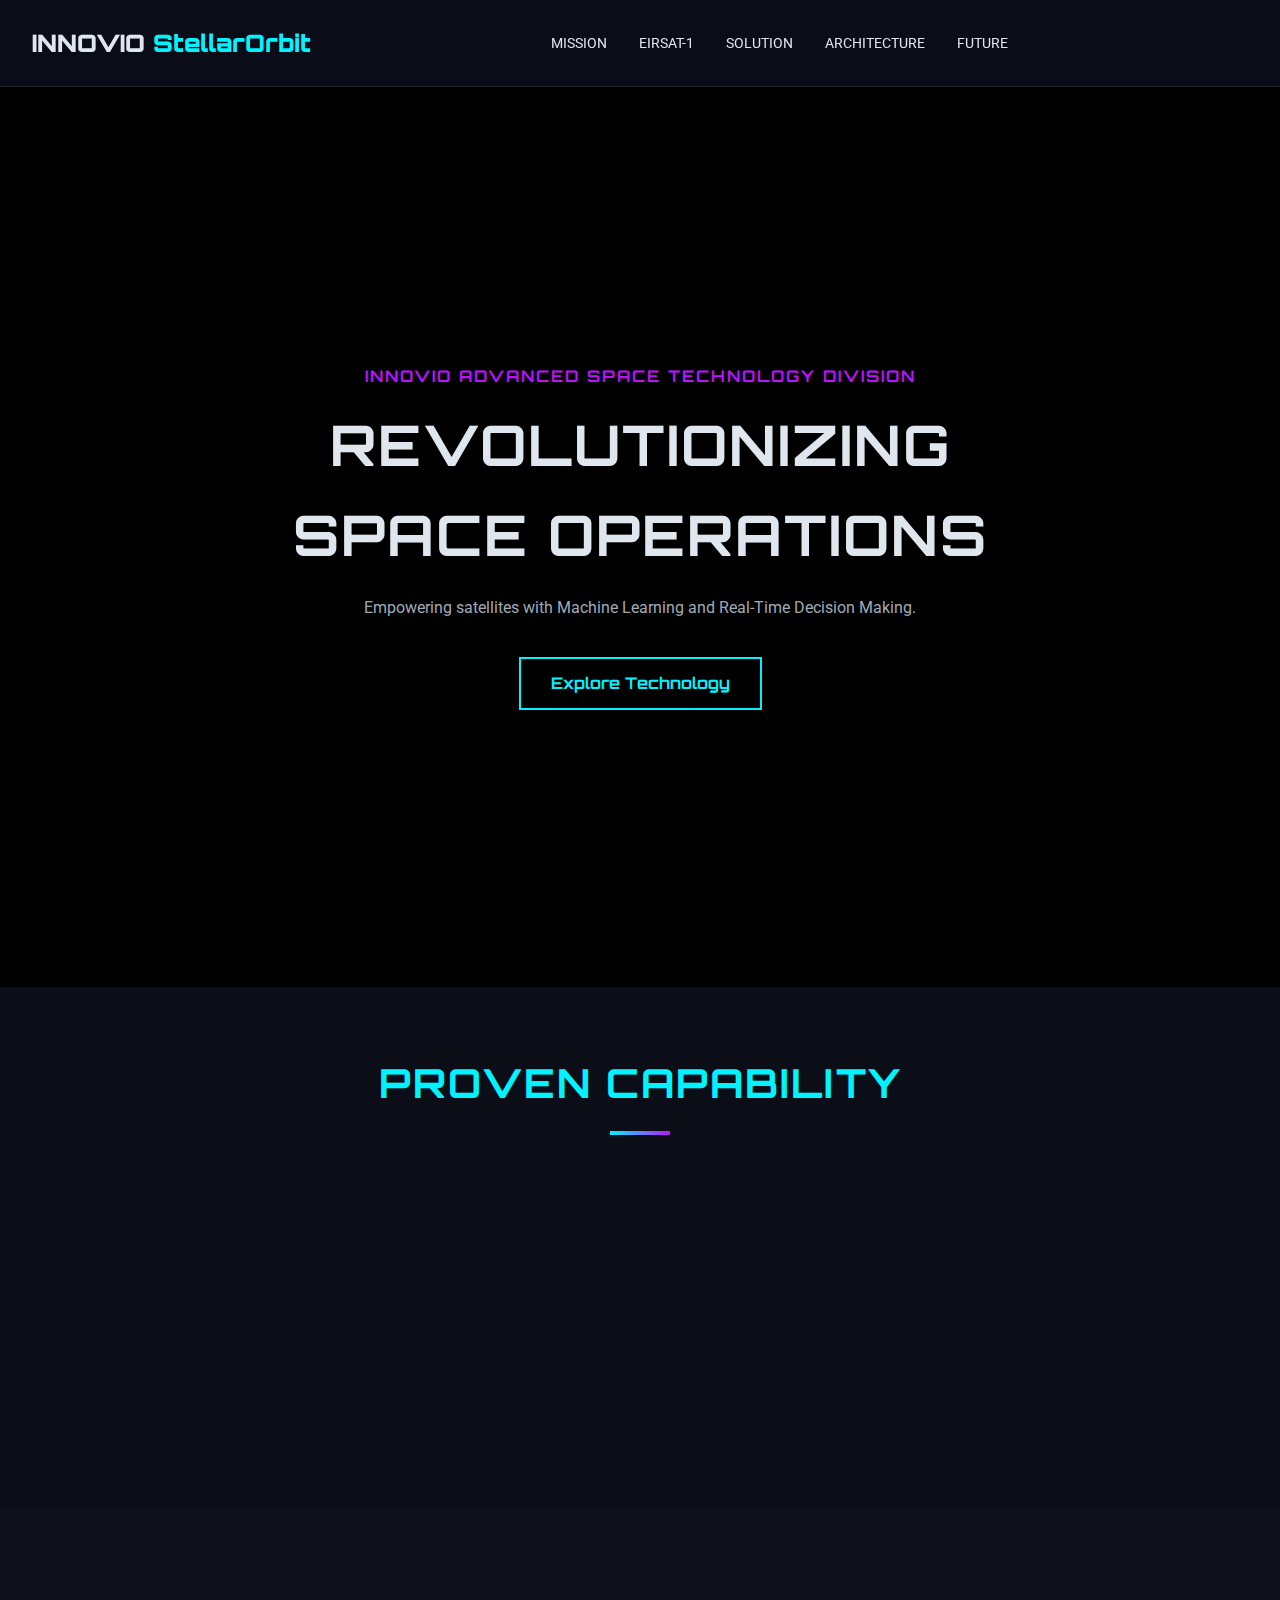
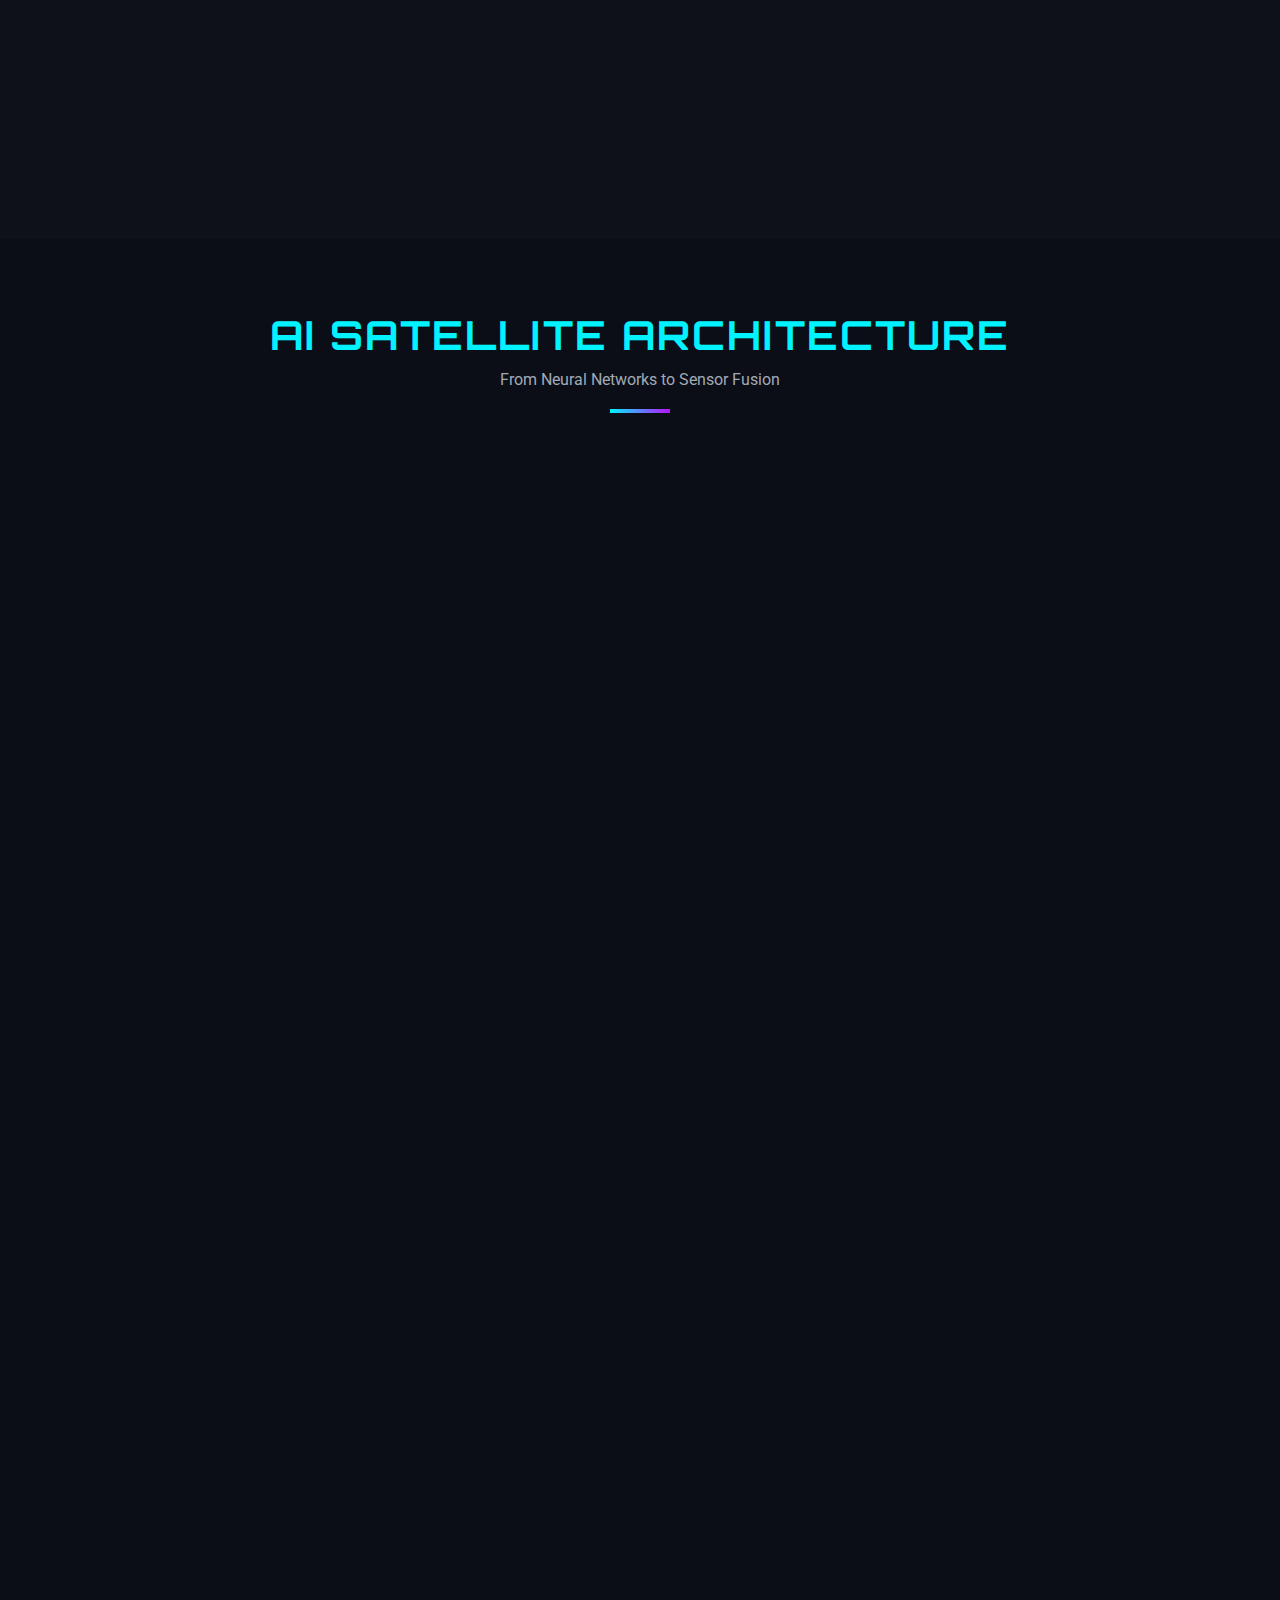
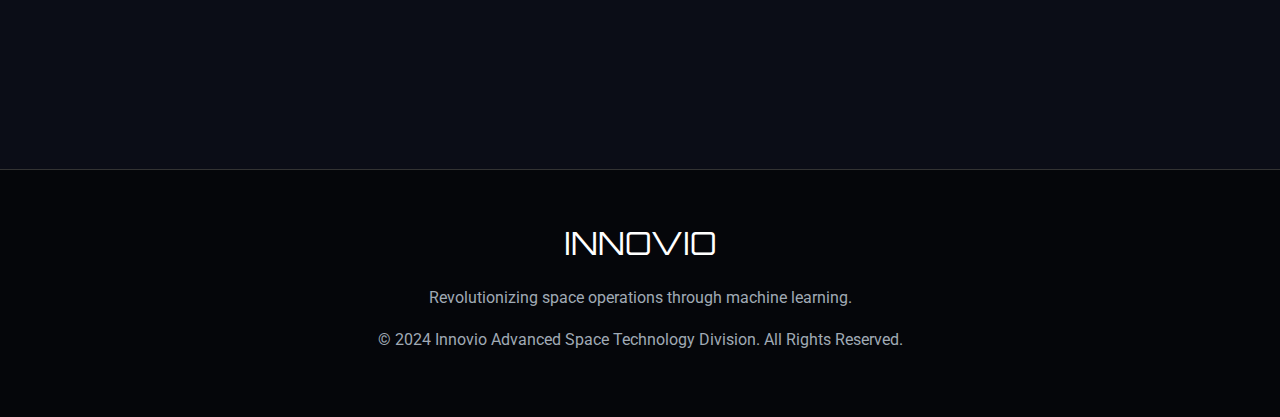
<file: index.html>
<!DOCTYPE html>
<html lang="en">
<head>
    <meta charset="UTF-8">
    <meta name="viewport" content="width=device-width, initial-scale=1.0">
    <title>StellarOrbitTech | Innovio</title>
    <link rel="stylesheet" href="style.css">
    <!-- FontAwesome for Icons -->
    <link rel="stylesheet" href="https://cdnjs.cloudflare.com/ajax/libs/font-awesome/6.4.0/css/all.min.css">
    <!-- Google Fonts -->
    <link href="https://fonts.googleapis.com/css2?family=Orbitron:wght@400;700;900&family=Roboto:wght@300;400;700&display=swap" rel="stylesheet">
</head>
<body>

    <!-- Navigation -->
    <nav class="navbar">
        <div class="logo">INNOVIO <span class="highlight">StellarOrbit</span></div>
        <ul class="nav-links">
            <li><a href="#home">Mission</a></li>
            <li><a href="#case-study">EIRSAT-1</a></li>
            <li><a href="#solution">Solution</a></li>
            <li><a href="#technology">Architecture</a></li>
            <li><a href="#vision">Future</a></li>
        </ul>
        <div class="menu-toggle" id="mobile-menu">
            <span class="bar"></span>
            <span class="bar"></span>
            <span class="bar"></span>
        </div>
    </nav>

    <!-- Hero Section (Slide 1) -->
    <section id="home" class="hero">
        <div class="hero-content fade-in">
            <h4>Innovio Advanced Space Technology Division</h4>
            <h1>Revolutionizing Space Operations</h1>
            <p>Empowering satellites with Machine Learning and Real-Time Decision Making.</p>
            <a href="#solution" class="cta-button">Explore Technology</a>
        </div>
        <div class="stars"></div>
        <div class="twinkling"></div>
    </section>

    <!-- Case Study Section (Slide 2) -->
    <section id="case-study" class="container">
        <div class="section-header">
            <h2>Proven Capability</h2>
            <div class="divider"></div>
        </div>
        <div class="split-layout fade-in">
            <div class="text-block">
                <h3><i class="fa-solid fa-satellite"></i> Real-Time Anomaly Detection</h3>
                <p>Inspired by <strong>EIRSAT-1</strong>, Ireland's first domestic satellite, we utilize onboard AI to safeguard critical missions.</p>
                <ul class="feature-list">
                    <li><i class="fa-solid fa-check"></i> Detect telemetry anomalies instantly.</li>
                    <li><i class="fa-solid fa-check"></i> Autonomous health monitoring.</li>
                    <li><i class="fa-solid fa-check"></i> Reduced ground intervention.</li>
                </ul>
            </div>
            <div class="card highlight-card">
                <h3>Edge AI Hardware</h3>
                <p>Pioneering hardware allows models trained on ground and flight data to enable immediate fault response directly in orbit.</p>
            </div>
        </div>
    </section>

    <!-- Problem & Solution (Slide 3) -->
    <section id="solution" class="dark-bg">
        <div class="container">
            <div class="grid-2-col">
                <!-- The Problem -->
                <div class="card danger-card fade-in">
                    <h3><i class="fa-solid fa-triangle-exclamation"></i> The Challenge</h3>
                    <p>Agencies are overwhelmed by data from global events like wildfires and floods. Slow detection leads to increased damage and higher costs.</p>
                </div>
                <!-- The Solution -->
                <div class="card success-card fade-in">
                    <h3><i class="fa-solid fa-brain"></i> Our Solution</h3>
                    <p>Autonomous ML-Powered Insights. An automated pipeline that analyzes images to produce actionable maps and Hotspot alerts instantly.</p>
                </div>
            </div>
        </div>
    </section>

    <!-- Tech Architecture (Slides 5, 6, 8) -->
    <section id="technology" class="container">
        <div class="section-header">
            <h2>AI Satellite Architecture</h2>
            <p>From Neural Networks to Sensor Fusion</p>
            <div class="divider"></div>
        </div>

        <div class="grid-3-col">
            <!-- Tech Item 1 -->
            <div class="tech-card fade-in">
                <div class="icon-box"><i class="fa-solid fa-network-wired"></i></div>
                <h3>Neural Networks</h3>
                <p>Deep learning models for advanced pattern recognition and predictive analytics directly on-orbit.</p>
            </div>
            <!-- Tech Item 2 -->
            <div class="tech-card fade-in">
                <div class="icon-box"><i class="fa-solid fa-layer-group"></i></div>
                <h3>Sensor Fusion</h3>
                <p>Integration of Cameras, Radar, and LIDAR for comprehensive environmental awareness.</p>
            </div>
            <!-- Tech Item 3 -->
            <div class="tech-card fade-in">
                <div class="icon-box"><i class="fa-solid fa-microchip"></i></div>
                <h3>Edge Computing</h3>
                <p>Process data locally to minimize latency, allowing immediate decision-making without ground delays.</p>
            </div>
            <!-- Tech Item 4 -->
            <div class="tech-card fade-in">
                <div class="icon-box"><i class="fa-solid fa-shield-halved"></i></div>
                <h3>Cyber-Physical Security</h3>
                <p>Robust security integrated into hardware (iCPS) to protect against advanced cyber threats.</p>
            </div>
            <!-- Tech Item 5 -->
            <div class="tech-card fade-in">
                <div class="icon-box"><i class="fa-solid fa-people-group"></i></div>
                <h3>Multi-Agent Systems</h3>
                <p>Coordinated satellite constellations acting as a unified, intelligent entity (Swarm Intelligence).</p>
            </div>
            <!-- Tech Item 6 -->
            <div class="tech-card fade-in">
                <div class="icon-box"><i class="fa-solid fa-database"></i></div>
                <h3>Diverse Training Data</h3>
                <p>Models trained on Historical Telemetry, Simulation Environments, and Ground Truth Verification.</p>
            </div>
        </div>
    </section>

    <!-- Future Vision (Slide 9) -->
    <section id="vision" class="hero vision-bg">
        <div class="hero-content fade-in">
            <h2>The Autonomous Revolution</h2>
            <p>From NASA’s Dynamic Targeting to military-grade Autosat platforms, we are redefining space exploration.</p>
            <div class="stats-grid">
                <div class="stat">
                    <h3>10x</h3>
                    <p>Faster Response</p>
                </div>
                <div class="stat">
                    <h3>24/7</h3>
                    <p>Autonomous Ops</p>
                </div>
                <div class="stat">
                    <h3>100%</h3>
                    <p>Secure Data</p>
                </div>
            </div>
        </div>
    </section>

    <!-- Footer -->
    <footer>
        <div class="footer-content">
            <div class="footer-logo">INNOVIO</div>
            <p>Revolutionizing space operations through machine learning.</p>
            <p>&copy; 2024 Innovio Advanced Space Technology Division. All Rights Reserved.</p>
        </div>
    </footer>

    <script src="script.js"></script>
</body>
</html>
</file>
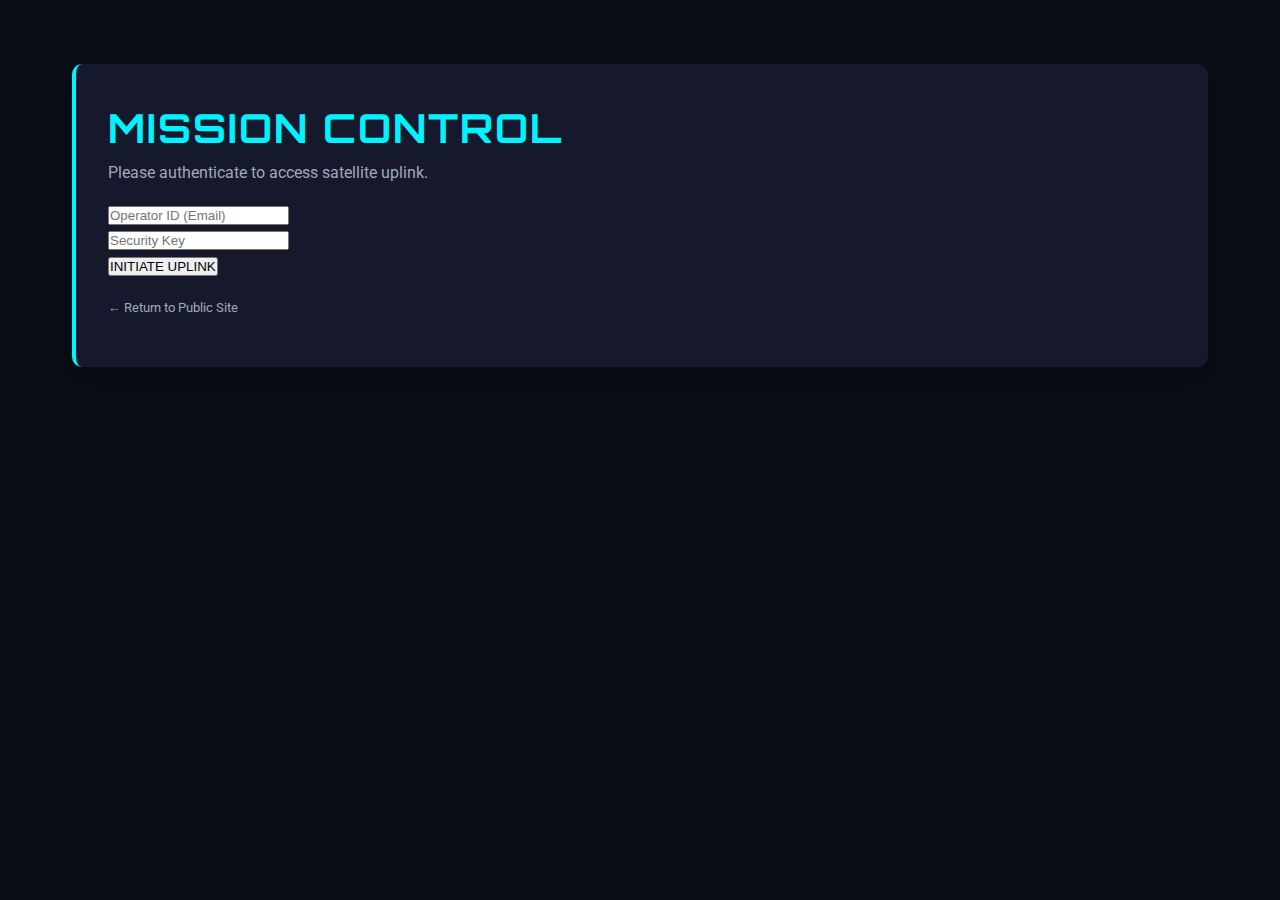
<file: login.html>
<!DOCTYPE html>
<html lang="en">
<head>
    <meta charset="UTF-8">
    <meta name="viewport" content="width=device-width, initial-scale=1.0">
    <title>Login | StellarOrbitTech</title>
    <link rel="stylesheet" href="style.css"> 
    <link href="https://fonts.googleapis.com/css2?family=Orbitron:wght@400;700&family=Roboto:wght@300;400&display=swap" rel="stylesheet">
</head>
<body class="login-body">

    <div class="container">
        <div class="card glass login-card fade-in visible">
            <h2 class="highlight">Mission Control</h2>
            <p>Please authenticate to access satellite uplink.</p>
            
            <form class="login-form" onsubmit="event.preventDefault(); alert('Access Granted. Redirecting to Homepage...'); window.location.href='index.html';">
                <div class="input-group">
                    <input type="email" placeholder="Operator ID (Email)" required>
                </div>
                <div class="input-group">
                    <input type="password" placeholder="Security Key" required>
                </div>
                <button type="submit" class="login-btn">INITIATE UPLINK</button>
            </form>
            
            <p style="margin-top: 20px; font-size: 0.8rem;">
                <a href="index.html" style="color: var(--text-dim); text-decoration: none;">&larr; Return to Public Site</a>
            </p>
        </div>
    </div>

</body>
</html>
</file>
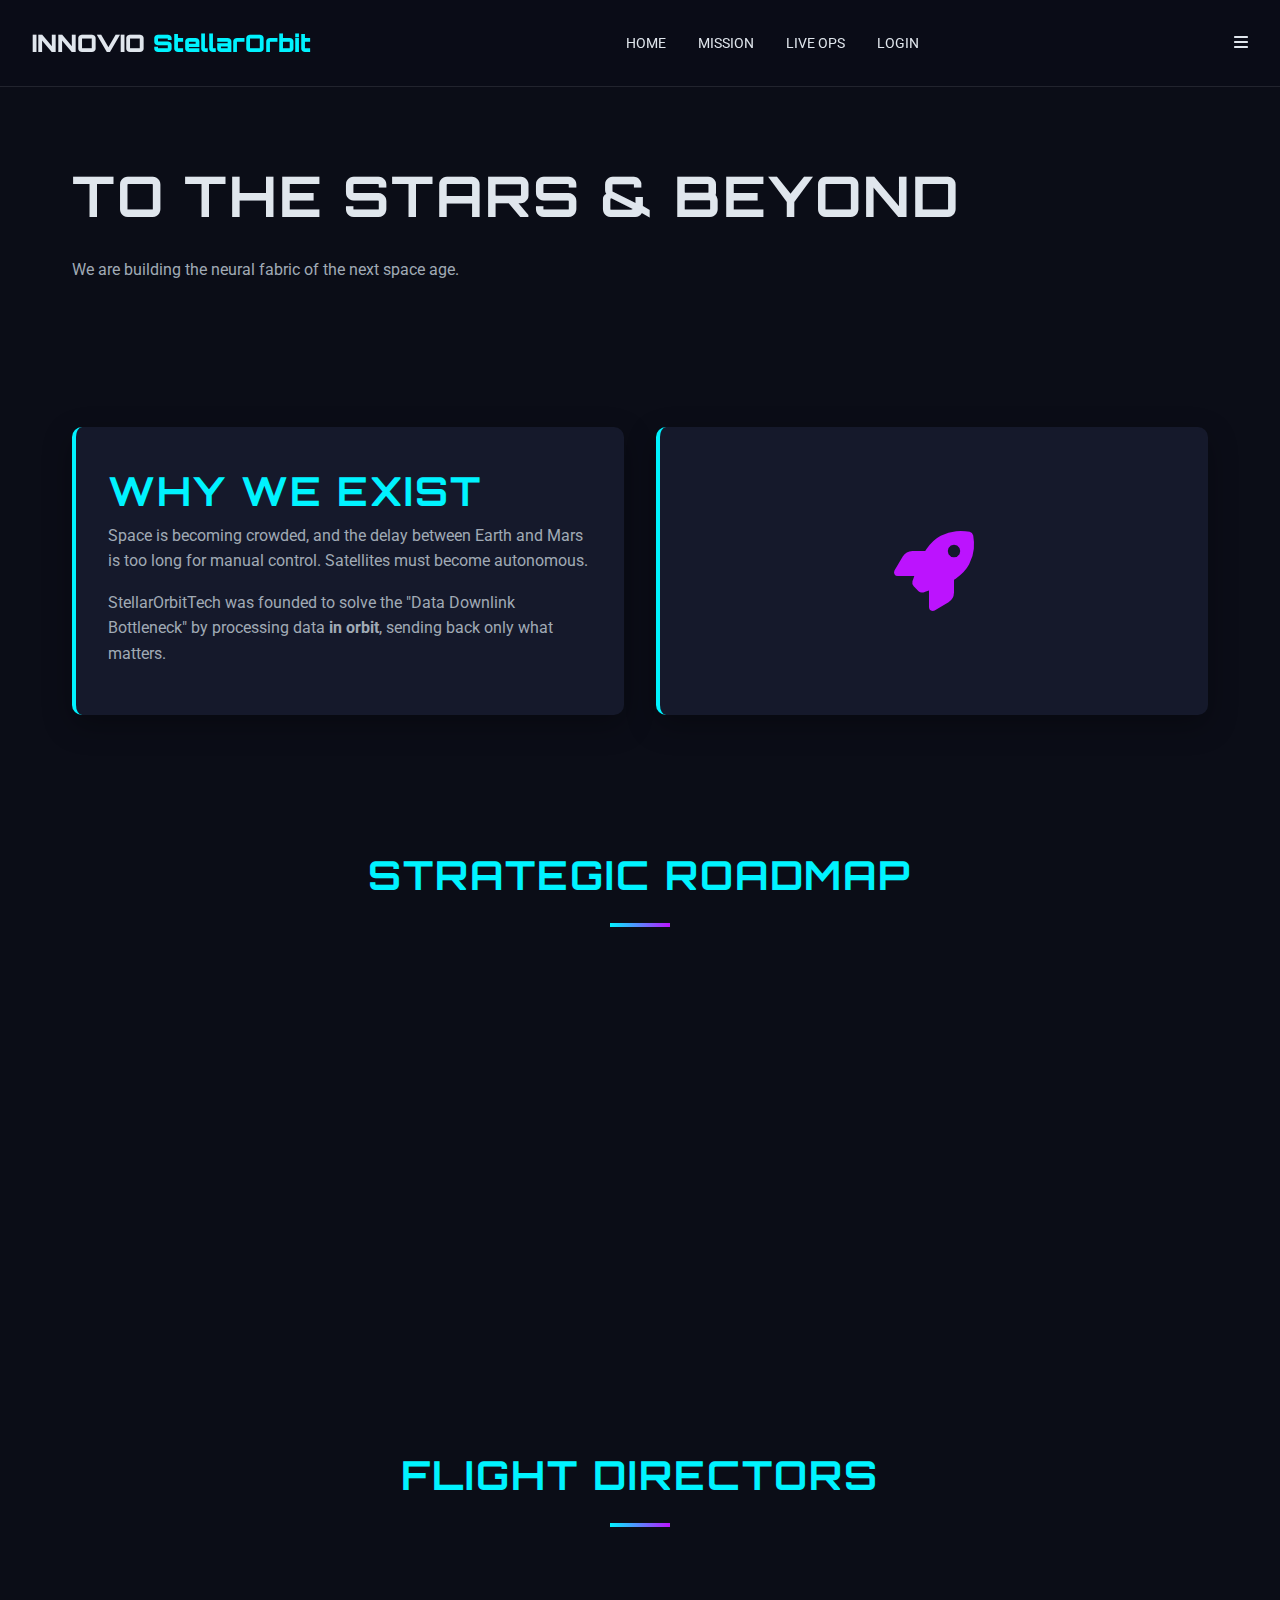
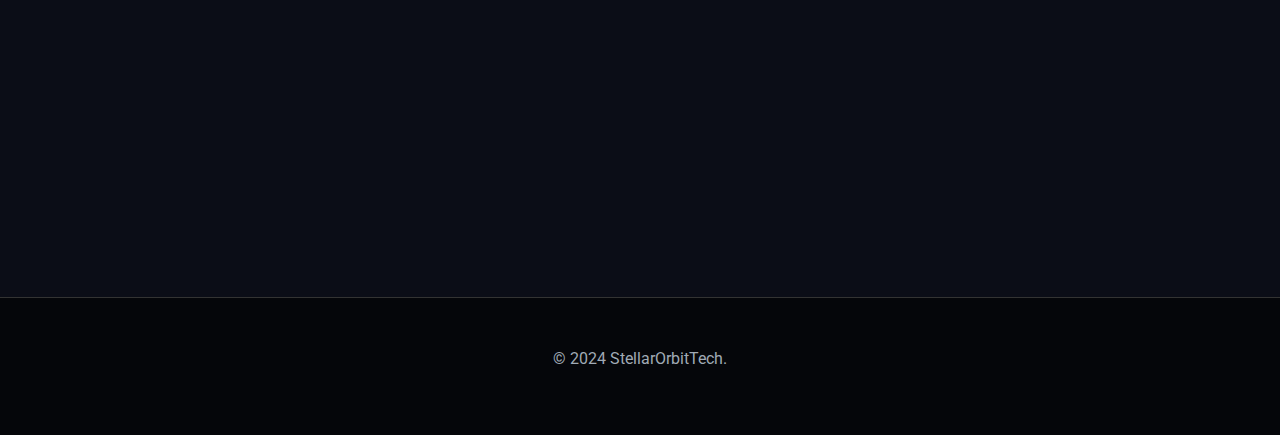
<file: mission.html>
<!DOCTYPE html>
<html lang="en">
<head>
    <meta charset="UTF-8">
    <meta name="viewport" content="width=device-width, initial-scale=1.0">
    <title>Our Mission | StellarOrbitTech</title>
    <link rel="stylesheet" href="style.css">
    <link rel="stylesheet" href="https://cdnjs.cloudflare.com/ajax/libs/font-awesome/6.4.0/css/all.min.css">
    <link href="https://fonts.googleapis.com/css2?family=Orbitron:wght@400;700;900&family=Roboto:wght@300;400;700&display=swap" rel="stylesheet">
</head>
<body>

    <nav class="navbar">
        <div class="logo">INNOVIO <span class="highlight">StellarOrbit</span></div>
        <ul class="nav-links">
            <li><a href="index.html">Home</a></li>
            <li><a href="mission.html" class="active-link">Mission</a></li>
            <li><a href="live-ops.html">Live Ops</a></li>
            <li><a href="login.html" class="login-btn-nav">Login</a></li>
        </ul>
        <div class="menu-toggle"><i class="fa-solid fa-bars"></i></div>
    </nav>

    <header class="page-header">
        <div class="container">
            <h1>To The Stars & Beyond</h1>
            <p>We are building the neural fabric of the next space age.</p>
        </div>
    </header>

    <section class="container">
        <div class="grid-2-col">
            <div class="card glass fade-in">
                <h2 class="highlight">Why We Exist</h2>
                <p>Space is becoming crowded, and the delay between Earth and Mars is too long for manual control. Satellites must become autonomous.</p>
                <p>StellarOrbitTech was founded to solve the "Data Downlink Bottleneck" by processing data <strong>in orbit</strong>, sending back only what matters.</p>
            </div>
            <div class="card glass fade-in" style="display:flex; align-items:center; justify-content:center;">
                <i class="fa-solid fa-rocket" style="font-size: 5rem; color: var(--secondary);"></i>
            </div>
        </div>
    </section>

    <section class="container">
        <h2 style="text-align: center;">Strategic Roadmap</h2>
        <div class="divider"></div>
        
        <div class="timeline">
            <div class="timeline-item fade-in">
                <div class="timeline-dot"></div>
                <div class="timeline-content glass">
                    <span class="date">Phase 1: LEO (Low Earth Orbit)</span>
                    <h3>Earth Observation</h3>
                    <p>Deploying edge-computing nodes on weather satellites to detect wildfires instantly.</p>
                </div>
            </div>
            <div class="timeline-item fade-in">
                <div class="timeline-dot"></div>
                <div class="timeline-content glass">
                    <span class="date">Phase 2: Lunar Gateway</span>
                    <h3>Cislunar Autonomous Logistics</h3>
                    <p>Managing supply chain traffic between Earth and Moon using Swarm Intelligence.</p>
                </div>
            </div>
            <div class="timeline-item fade-in">
                <div class="timeline-dot"></div>
                <div class="timeline-content glass">
                    <span class="date">Phase 3: Deep Space</span>
                    <h3>Mars Colonization Support</h3>
                    <p>Self-repairing satellite networks that function without Earth oversight.</p>
                </div>
            </div>
        </div>
    </section>

    <section class="container">
        <h2 style="text-align: center;">Flight Directors</h2>
        <div class="divider"></div>
        <div class="grid-3-col">
            <div class="card glass team-card fade-in">
                <div class="team-avatar"><i class="fa-solid fa-user-astronaut"></i></div>
                <h3>Dr. Sarah Vance</h3>
                <p class="highlight">Chief Scientist</p>
                <p class="small">Ex-NASA JPL. Expert in Neural Networks.</p>
            </div>
            <div class="card glass team-card fade-in">
                <div class="team-avatar"><i class="fa-solid fa-user-secret"></i></div>
                <h3>James Aris</h3>
                <p class="highlight">Head of Security</p>
                <p class="small">Cyber-physical systems architect.</p>
            </div>
            <div class="card glass team-card fade-in">
                <div class="team-avatar"><i class="fa-solid fa-user-tie"></i></div>
                <h3>Elena Ross</h3>
                <p class="highlight">Mission Ops</p>
                <p class="small">Flight Director for EIRSAT-1.</p>
            </div>
        </div>
    </section>

    <footer>
        <div class="footer-content">
            <p>&copy; 2024 StellarOrbitTech.</p>
        </div>
    </footer>
    <script src="script.js"></script>
</body>
</html>
</file>
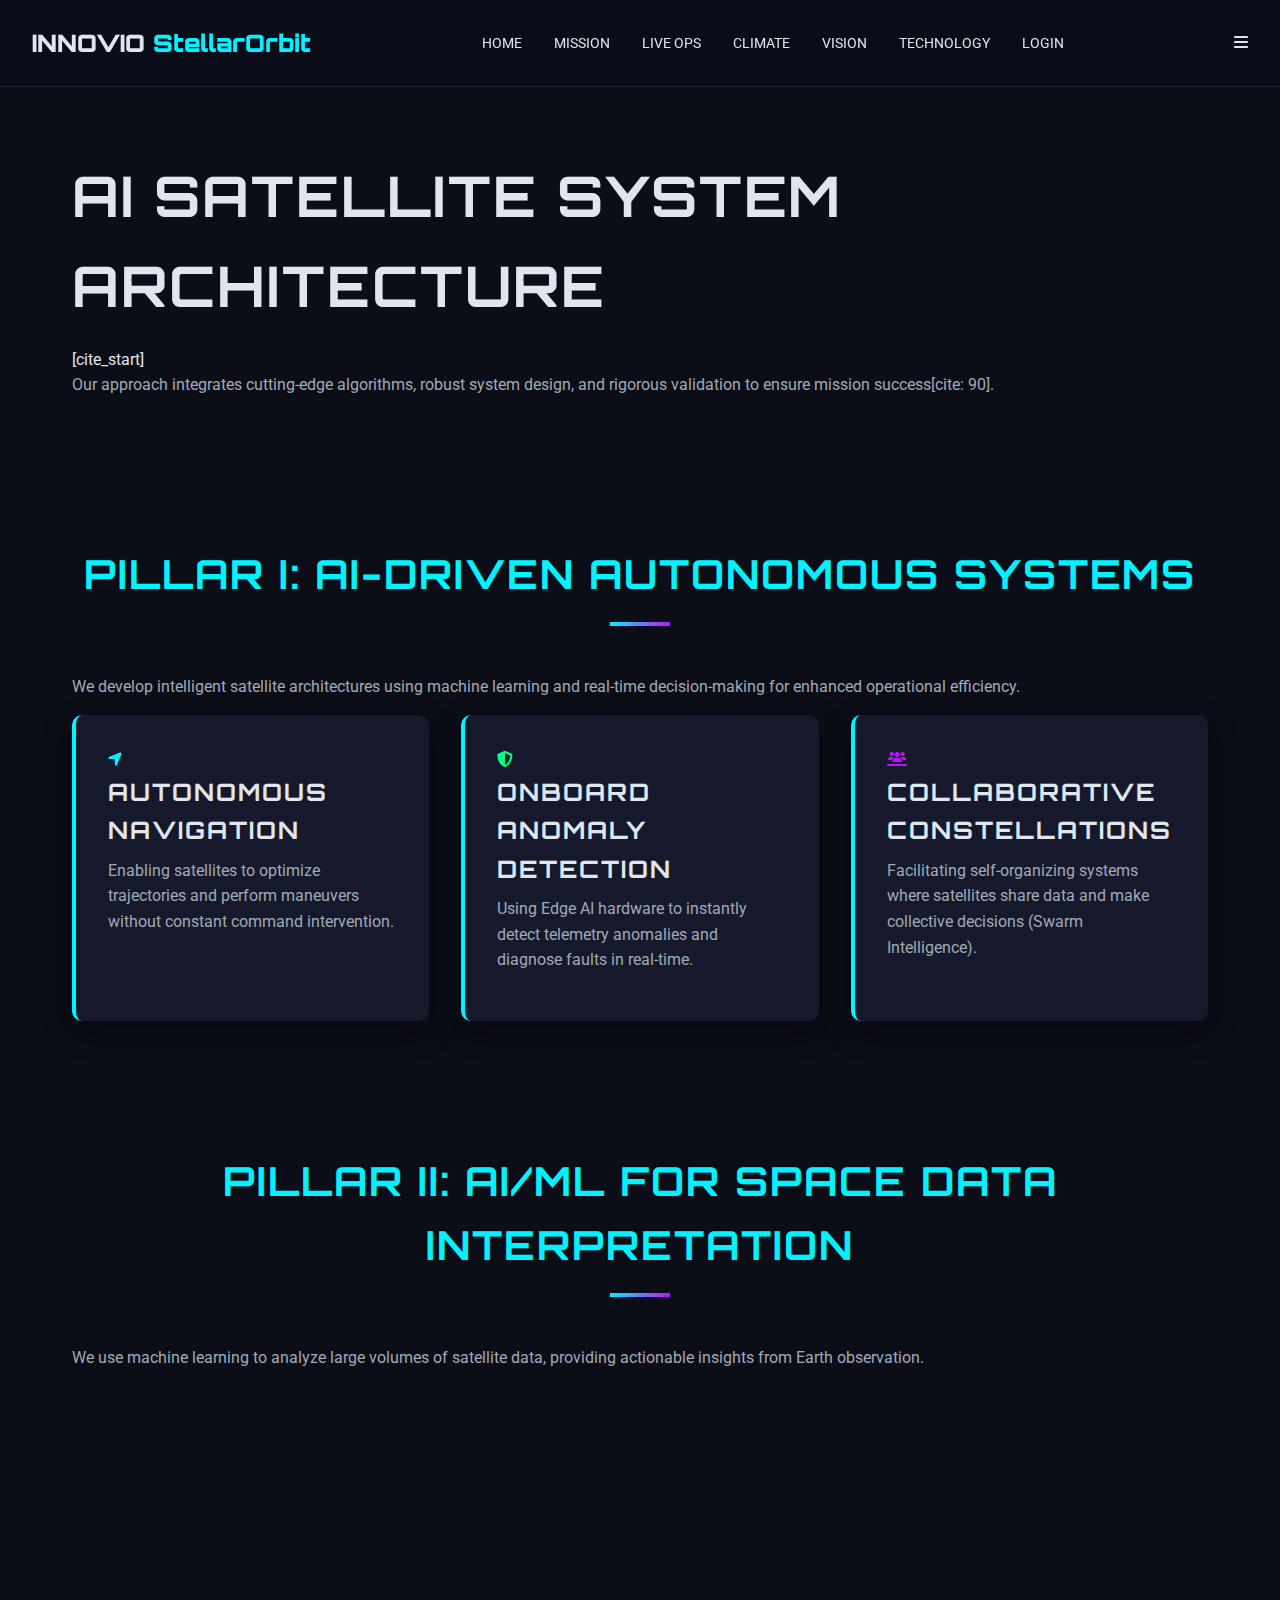
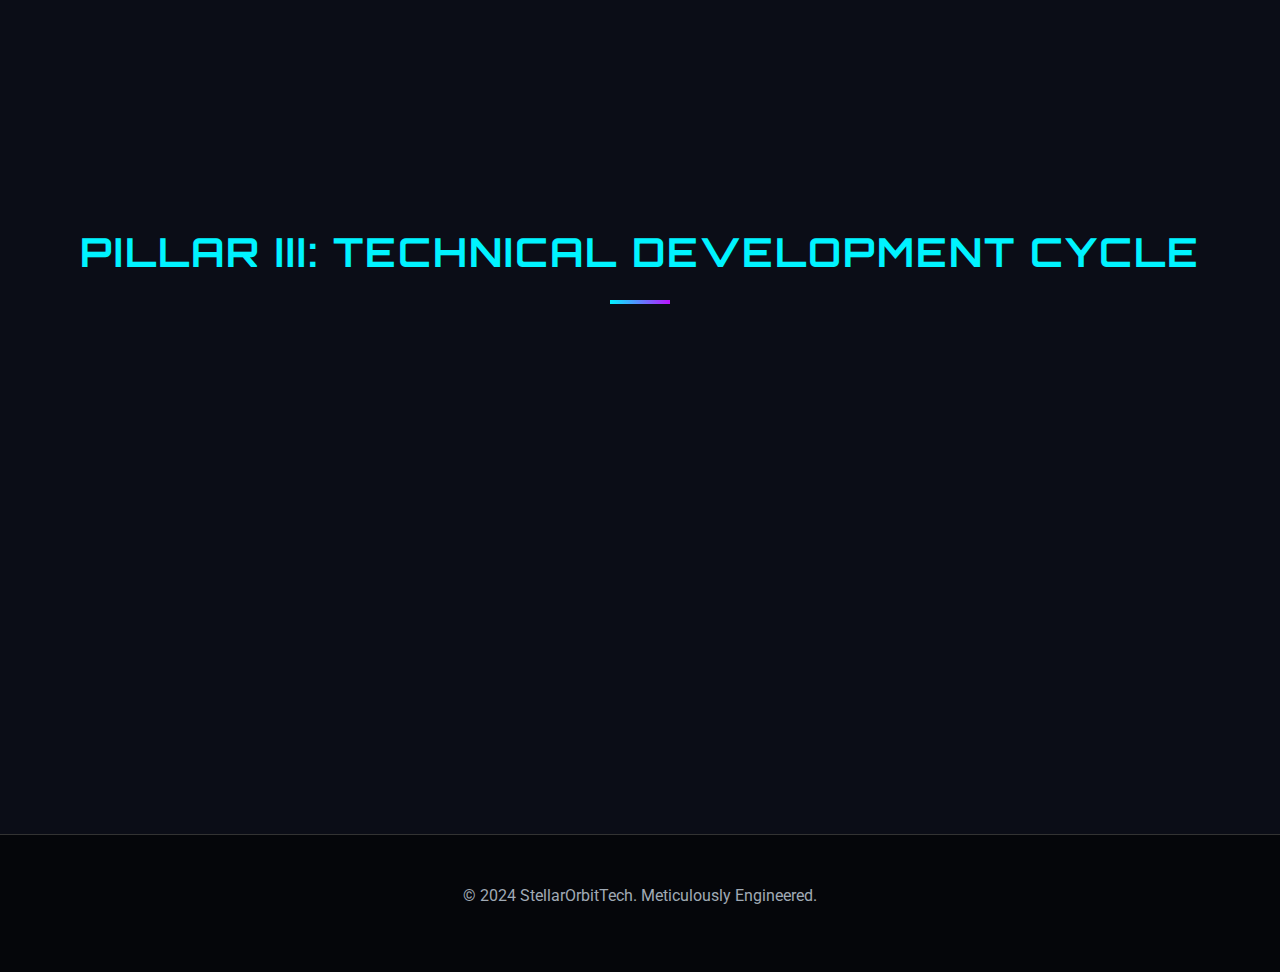
<file: technology.html>
<!DOCTYPE html>
<html lang="en">
<head>
    <meta charset="UTF-8">
    <meta name="viewport" content="width=device-width, initial-scale=1.0">
    <title>Technology Architecture | StellarOrbitTech</title>
    <link rel="stylesheet" href="style.css">
    <link rel="stylesheet" href="https://cdnjs.cloudflare.com/ajax/libs/font-awesome/6.4.0/css/all.min.css">
    <link href="https://fonts.googleapis.com/css2?family=Orbitron:wght@400;700;900&family=Roboto:wght@300;400;700&display=swap" rel="stylesheet">
</head>
<body>

    <nav class="navbar">
        <div class="logo">INNOVIO <span class="highlight">StellarOrbit</span></div>
        <ul class="nav-links">
            <li><a href="index.html">Home</a></li>
            <li><a href="mission.html">Mission</a></li>
            <li><a href="live-ops.html">Live Ops</a></li>
            <li><a href="weather.html">Climate</a></li>
            <li><a href="vision.html">Vision</a></li>
            <li><a href="technology.html" class="active-link">Technology</a></li>
            <li><a href="login.html" class="login-btn-nav">Login</a></li>
        </ul>
        <div class="menu-toggle"><i class="fa-solid fa-bars"></i></div>
    </nav>

    <header class="page-header">
        <div class="container">
            <h1>AI Satellite System Architecture</h1>
            [cite_start]<p>Our approach integrates cutting-edge algorithms, robust system design, and rigorous validation to ensure mission success[cite: 90].</p>
        </div>
    </header>

    <section class="container">
        <h2 style="text-align: center;">Pillar I: AI-Driven Autonomous Systems</h2>
        <div class="divider"></div>
        <p class="section-description">We develop intelligent satellite architectures using machine learning and real-time decision-making for enhanced operational efficiency.</p>

        <div class="grid-3-col core-pillars">
            <div class="card glass pillar-card fade-in">
                <i class="fa-solid fa-location-arrow icon-big" style="color: var(--primary);"></i>
                <h3>Autonomous Navigation</h3>
                <p>Enabling satellites to optimize trajectories and perform maneuvers without constant command intervention.</p>
            </div>
            <div class="card glass pillar-card fade-in">
                <i class="fa-solid fa-shield-halved icon-big" style="color: #00ff88;"></i>
                <h3>Onboard Anomaly Detection</h3>
                <p>Using Edge AI hardware to instantly detect telemetry anomalies and diagnose faults in real-time.</p>
            </div>
            <div class="card glass pillar-card fade-in">
                <i class="fa-solid fa-users-line icon-big" style="color: var(--secondary);"></i>
                <h3>Collaborative Constellations</h3>
                <p>Facilitating self-organizing systems where satellites share data and make collective decisions (Swarm Intelligence).</p>
            </div>
        </div>
    </section>

    <section class="container data-interpretation-section">
        <h2 style="text-align: center;">Pillar II: AI/ML for Space Data Interpretation</h2>
        <div class="divider"></div>
        <p class="section-description">We use machine learning to analyze large volumes of satellite data, providing actionable insights from Earth observation.</p>

        <div class="grid-3-col core-pillars">
            <div class="card glass data-card fade-in">
                <i class="fa-solid fa-cloud-sun-rain icon-big" style="color: var(--primary);"></i>
                <h3>Climate Modeling</h3>
                <p>Applying AI to large datasets for accurate climate modeling and predicting long-term trends.</p>
            </div>
            <div class="card glass data-card fade-in">
                <i class="fa-solid fa-map-location-dot icon-big" style="color: var(--secondary);"></i>
                <h3>Terrain & Change Recognition</h3>
                <p>Analyzing imagery for land-use changes, urban segmentation, and precise terrain mapping.</p>
            </div>
            <div class="card glass data-card fade-in">
                <i class="fa-solid fa-chart-line icon-big" style="color: #ffbd2e;"></i>
                <h3>Anomaly Classification</h3>
                <p>Identifying and classifying unexpected data patterns and anomalies in Earth observation and telemetry streams.</p>
            </div>
        </div>
    </section>
    
    <section class="container technical-process-section">
        <h2 style="text-align: center;">Pillar III: Technical Development Cycle</h2>
        <div class="divider"></div>
        <div class="technical-process-grid">
            <div class="process-step fade-in">
                <div class="step-icon"><i class="fa-solid fa-microchip"></i></div>
                <h3>System Design & Integration</h3>
                [cite_start]<p>Building the foundational hardware architecture, including advanced AI processors and multi-spectral sensors[cite: 91, 92].</p>
            </div>
            <div class="process-step fade-in">
                <div class="step-icon"><i class="fa-solid fa-flask-vial"></i></div>
                <h3>Algorithm Development</h3>
                [cite_start]<p>Training sophisticated models using historical telemetry and high-fidelity simulation environments[cite: 93, 114].</p>
            </div>
            <div class="process-step fade-in">
                <div class="step-icon"><i class="fa-solid fa-vial-circle-check"></i></div>
                <h3>Testing & Validation</h3>
                [cite_start]<p>Implementing rigorous space-qualified protocols, including thermal vacuum and radiation testing[cite: 95, 96, 97].</p>
            </div>
        </div>
    </section>

    <footer>
        <div class="footer-content">
            <p>&copy; 2024 StellarOrbitTech. Meticulously Engineered.</p>
        </div>
    </footer>
    <script src="script.js"></script>
</body>
</html>
</file>
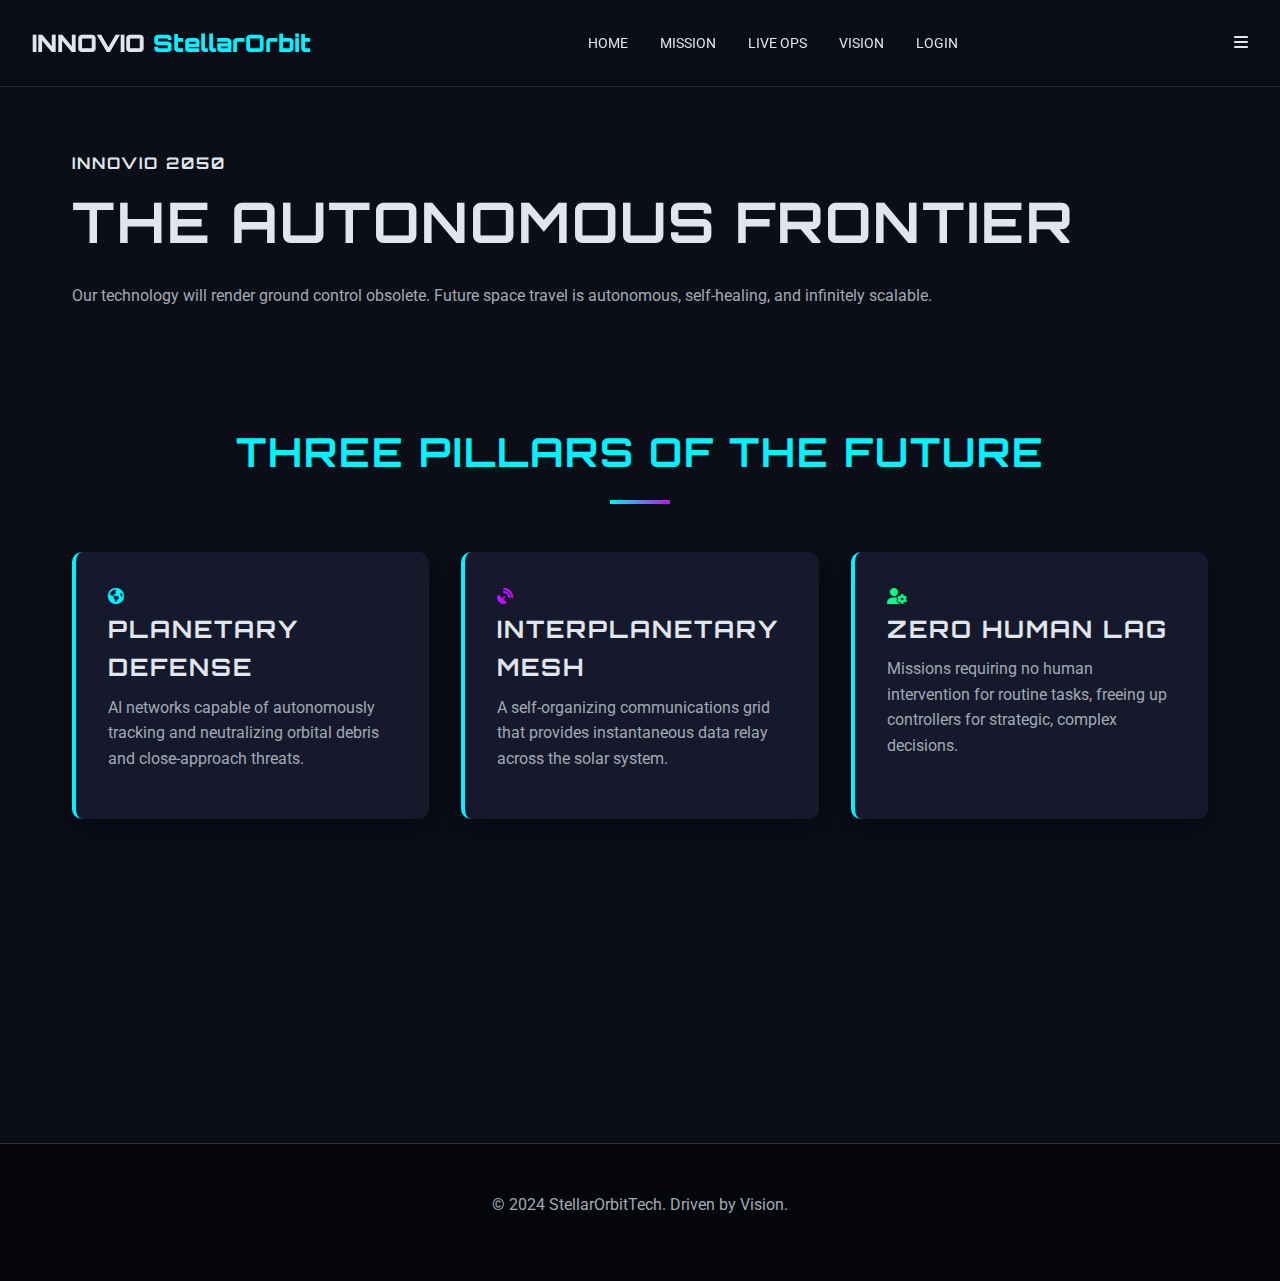
<file: vision.html>
<!DOCTYPE html>
<html lang="en">
<head>
    <meta charset="UTF-8">
    <meta name="viewport" content="width=device-width, initial-scale=1.0">
    <title>Future Vision | StellarOrbitTech</title>
    <link rel="stylesheet" href="style.css">
    <link rel="stylesheet" href="https://cdnjs.cloudflare.com/ajax/libs/font-awesome/6.4.0/css/all.min.css">
    <link href="https://fonts.googleapis.com/css2?family=Orbitron:wght@400;700;900&family=Roboto:wght@300;400;700&display=swap" rel="stylesheet">
</head>
<body>

    <nav class="navbar">
        <div class="logo">INNOVIO <span class="highlight">StellarOrbit</span></div>
        <ul class="nav-links">
            <li><a href="index.html">Home</a></li>
            <li><a href="mission.html">Mission</a></li>
            <li><a href="live-ops.html">Live Ops</a></li>
            <li><a href="vision.html" class="active-link">Vision</a></li>
            <li><a href="login.html" class="login-btn-nav">Login</a></li>
        </ul>
        <div class="menu-toggle"><i class="fa-solid fa-bars"></i></div>
    </nav>

    <header class="vision-hero-section">
        <div class="container">
            <h4 class="fade-in">INNOVIO 2050</h4>
            <h1 class="fade-in">The Autonomous Frontier</h1>
            <p class="fade-in">Our technology will render ground control obsolete. Future space travel is autonomous, self-healing, and infinitely scalable.</p>
        </div>
    </header>

    <section class="container" style="padding-top: 2rem;">
        <h2 style="text-align: center;">Three Pillars of the Future</h2>
        <div class="divider"></div>
        <div class="grid-3-col">
            <div class="card glass pillar-card fade-in">
                <i class="fa-solid fa-earth-americas icon-big" style="color: var(--primary);"></i>
                <h3>Planetary Defense</h3>
                <p>AI networks capable of autonomously tracking and neutralizing orbital debris and close-approach threats.</p>
            </div>
            <div class="card glass pillar-card fade-in">
                <i class="fa-solid fa-satellite-dish icon-big" style="color: var(--secondary);"></i>
                <h3>Interplanetary Mesh</h3>
                <p>A self-organizing communications grid that provides instantaneous data relay across the solar system.</p>
            </div>
            <div class="card glass pillar-card fade-in">
                <i class="fa-solid fa-user-gear icon-big" style="color: #00ff88;"></i>
                <h3>Zero Human Lag</h3>
                <p>Missions requiring no human intervention for routine tasks, freeing up controllers for strategic, complex decisions.</p>
            </div>
        </div>
    </section>

    <section class="container vision-quote-section">
        <div class="card glass fade-in">
            <p class="quote-text">"We are moving from a controller-in-the-loop model to a manager-on-the-side model. Autonomy is not just faster; it is the only way forward."</p>
            <span class="quote-source">- Innovio Research Director</span>
        </div>
    </section>

    <footer>
        <div class="footer-content">
            <p>&copy; 2024 StellarOrbitTech. Driven by Vision.</p>
        </div>
    </footer>
    <script src="script.js"></script>
</body>
</html>
</file>
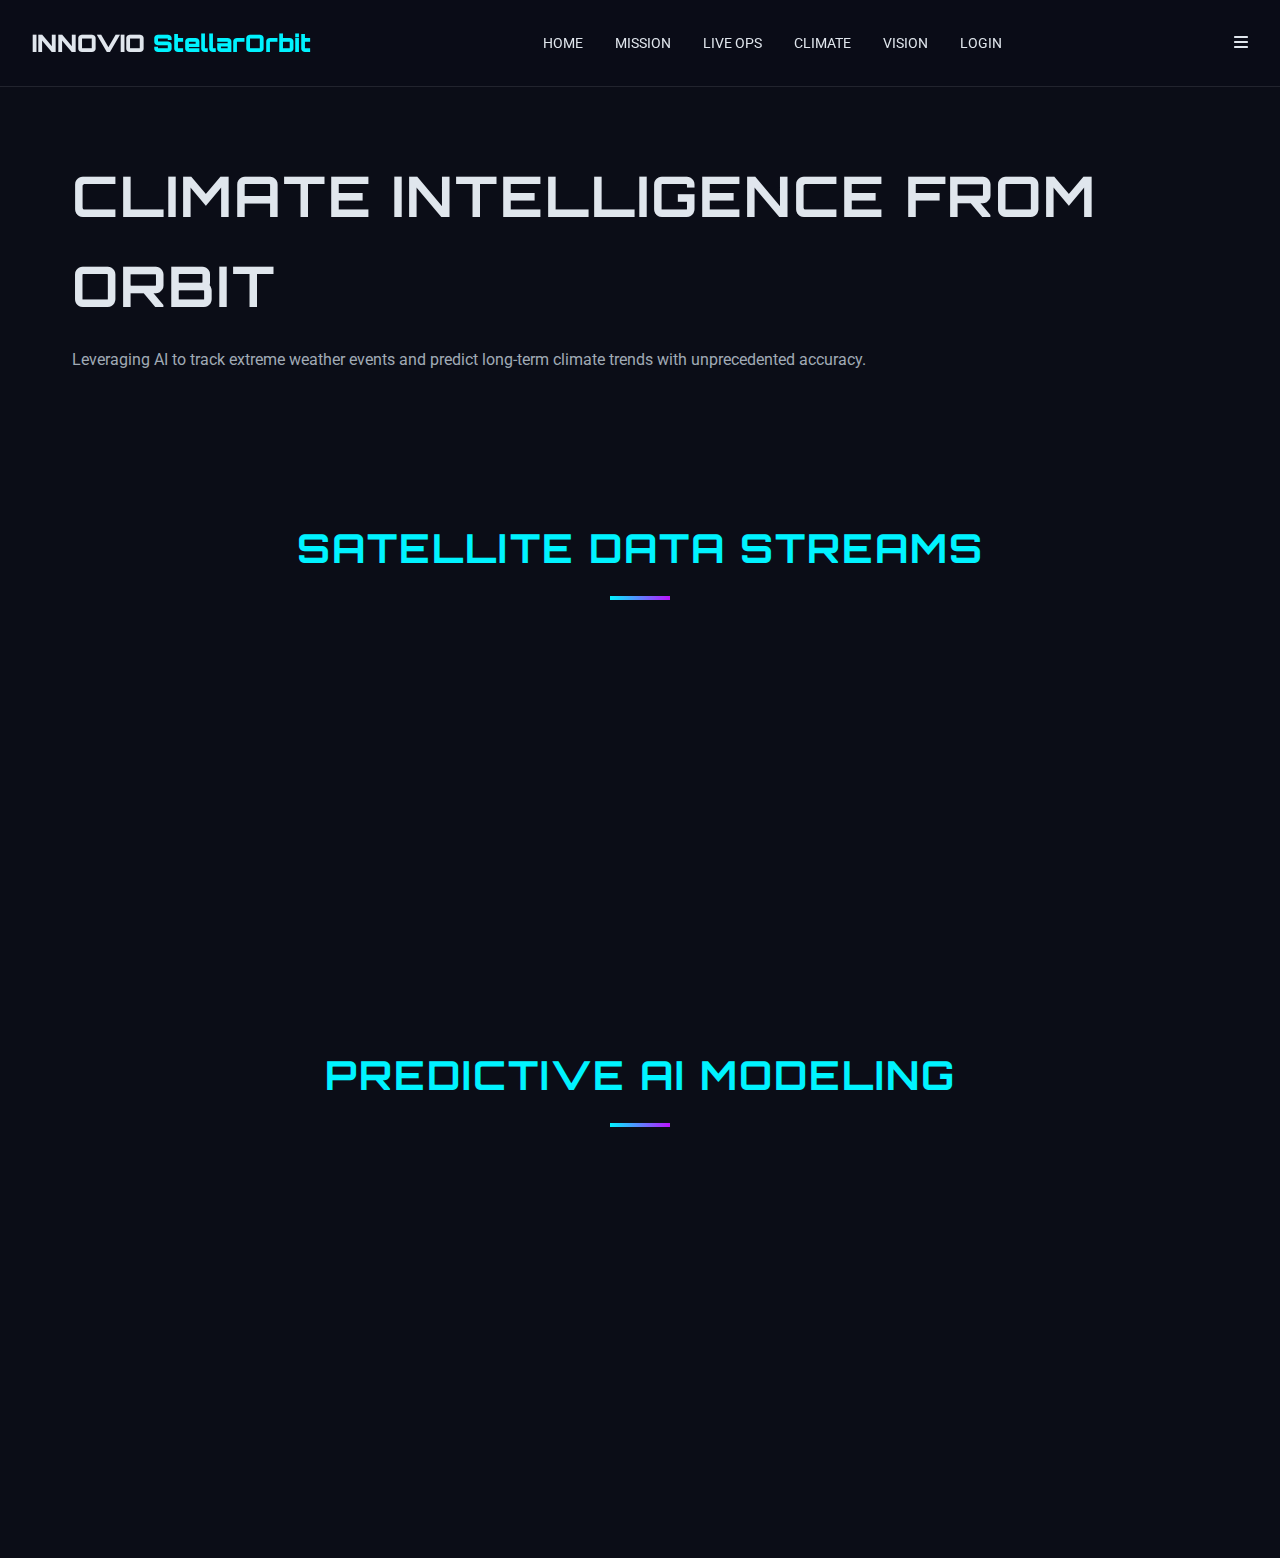
<file: weather.html>
<!DOCTYPE html>
<html lang="en">
<head>
    <meta charset="UTF-8">
    <meta name="viewport" content="width=device-width, initial-scale=1.0">
    <title>Climate Intelligence | StellarOrbitTech</title>
    <link rel="stylesheet" href="style.css">
    <link rel="stylesheet" href="https://cdnjs.cloudflare.com/ajax/libs/font-awesome/6.4.0/css/all.min.css">
    <link href="https://fonts.googleapis.com/css2?family=Orbitron:wght@400;700;900&family=Roboto:wght@300;400;700&display=swap" rel="stylesheet">
</head>
<body>

    <nav class="navbar">
        <div class="logo">INNOVIO <span class="highlight">StellarOrbit</span></div>
        <ul class="nav-links">
            <li><a href="index.html">Home</a></li>
            <li><a href="mission.html">Mission</a></li>
            <li><a href="live-ops.html">Live Ops</a></li>
            <li><a href="weather.html" class="active-link">Climate</a></li>
            <li><a href="vision.html">Vision</a></li>
            <li><a href="login.html" class="login-btn-nav">Login</a></li>
        </ul>
        <div class="menu-toggle"><i class="fa-solid fa-bars"></i></div>
    </nav>

    <header class="page-header">
        <div class="container">
            <h1>Climate Intelligence From Orbit</h1>
            <p>Leveraging AI to track extreme weather events and predict long-term climate trends with unprecedented accuracy.</p>
        </div>
    </header>

    <section class="container">
        <h2 style="text-align: center;">Satellite Data Streams</h2>
        <div class="divider"></div>
        <div class="grid-3-col">
            <div class="card glass data-card fade-in">
                <i class="fa-solid fa-cloud-showers-heavy icon-big" style="color: var(--primary);"></i>
                <h3>Weather Tracking</h3>
                <p>Real-time monitoring of atmospheric pressure, storm velocity, and sea-surface temperatures (SST).</p>
            </div>
            <div class="card glass data-card fade-in">
                <i class="fa-solid fa-tree icon-big" style="color: #00ff88;"></i>
                <h3>Vegetation Health (NDVI)</h3>
                <p>Analyzing spectral data for Normalized Difference Vegetation Index to monitor deforestation and drought severity.</p>
            </div>
            <div class="card glass data-card fade-in">
                <i class="fa-solid fa-temperature-three-quarters icon-big" style="color: #ff4d4d;"></i>
                <h3>Ice & Glacier Mass</h3>
                <p>High-resolution radar imaging to measure polar ice cap thickness and global sea level rise contribution.</p>
            </div>
        </div>
    </section>

    <section class="container climate-modeling-section">
        <h2 style="text-align: center;">Predictive AI Modeling</h2>
        <div class="divider"></div>
        
        <div class="grid-2-col">
            <div class="card glass fade-in">
                <h3>Global Temperature Forecast</h3>
                <div class="chart-mockup">
                    <div class="chart-line-h"></div>
                    <div class="chart-line-h"></div>
                    <div class="chart-line-h"></div>
                    <div class="chart-line-h"></div>
                    <div class="chart-data temp-data"></div>
                    <div class="chart-labels">
                        <span>2020</span>
                        <span>2030</span>
                        <span>2040</span>
                        <span>2050</span>
                    </div>
                </div>
                <p>Our ensemble models predict a <strong>+2.1°C</strong> rise by 2050 based on current trajectories. Data is continuously refined by LEO satellites.</p>
            </div>
            
            <div class="card glass fade-in">
                <h3>Hurricane Intensity Simulation</h3>
                <ul class="simulation-list">
                    <li><i class="fa-solid fa-circle-notch fa-spin"></i> Simulation Running: Cyclone SARAH-3</li>
                    <li><i class="fa-solid fa-chart-line"></i> Current Max Wind Speed: 125 mph</li>
                    <li><i class="fa-solid fa-location-dot"></i> Predicted Landfall: Gulf Coast (78% Confidence)</li>
                    <li><i class="fa-solid fa-bolt"></i> Risk Rating: <span class="red-text">EXTREME</span></li>
                </ul>
                <p>We provide 7-day extended forecast windows to emergency response agencies, improving evacuation
</file>
<file: style.css>
/* --- Variables & Reset --- */
:root {
    --bg-dark: #0b0d17;
    --bg-card: #15192b;
    --primary: #00f3ff; /* Cyan Neon */
    --secondary: #bc13fe; /* Purple Neon */
    --text-light: #e0e6ed;
    --text-gray: #a0aab5;
    --font-head: 'Orbitron', sans-serif;
    --font-body: 'Roboto', sans-serif;
}

* {
    margin: 0;
    padding: 0;
    box-sizing: border-box;
}

body {
    background-color: var(--bg-dark);
    color: var(--text-light);
    font-family: var(--font-body);
    line-height: 1.6;
    overflow-x: hidden;
}

/* --- Typography --- */
h1, h2, h3, h4 {
    font-family: var(--font-head);
    text-transform: uppercase;
    letter-spacing: 2px;
}

h1 { font-size: 3.5rem; margin-bottom: 1rem; }
h2 { font-size: 2.5rem; color: var(--primary); }
h3 { font-size: 1.5rem; margin-bottom: 0.5rem; color: var(--text-light); }
p { margin-bottom: 1rem; color: var(--text-gray); }

/* --- Utilities --- */
.container {
    max-width: 1200px;
    margin: 0 auto;
    padding: 4rem 2rem;
}

.highlight { color: var(--primary); }

.cta-button {
    display: inline-block;
    padding: 12px 30px;
    background: transparent;
    border: 2px solid var(--primary);
    color: var(--primary);
    font-family: var(--font-head);
    text-decoration: none;
    font-weight: bold;
    transition: 0.3s;
    margin-top: 20px;
}

.cta-button:hover {
    background: var(--primary);
    color: var(--bg-dark);
    box-shadow: 0 0 15px var(--primary);
}

.divider {
    height: 4px;
    width: 60px;
    background: linear-gradient(to right, var(--primary), var(--secondary));
    margin: 1rem auto 3rem auto;
}

.section-header { text-align: center; }

/* --- Navbar --- */
.navbar {
    display: flex;
    justify-content: space-between;
    align-items: center;
    padding: 1.5rem 2rem;
    background: rgba(11, 13, 23, 0.95);
    position: sticky;
    top: 0;
    z-index: 1000;
    border-bottom: 1px solid rgba(255,255,255,0.1);
}

.logo {
    font-family: var(--font-head);
    font-size: 1.5rem;
    font-weight: 900;
}

.nav-links {
    display: flex;
    list-style: none;
    gap: 2rem;
}

.nav-links a {
    color: var(--text-light);
    text-decoration: none;
    font-size: 0.9rem;
    text-transform: uppercase;
    transition: color 0.3s;
}

.nav-links a:hover { color: var(--primary); }

/* --- Hero Section --- */
.hero {
    height: 100vh;
    display: flex;
    align-items: center;
    justify-content: center;
    text-align: center;
    position: relative;
    background: radial-gradient(ellipse at bottom, #1b2735 0%, #090a0f 100%);
    overflow: hidden;
}

.hero-content {
    z-index: 10;
    max-width: 800px;
    padding: 20px;
}

.hero h4 {
    color: var(--secondary);
    margin-bottom: 10px;
    font-size: 1rem;
}

/* Star Background Animation */
.stars, .twinkling {
    position: absolute;
    top: 0; left: 0; right: 0; bottom: 0;
    width: 100%; height: 100%;
    display: block;
}
.stars {
    background: #000 url('http://www.script-tutorials.com/demos/360/images/stars.png') repeat top center;
    z-index: 0;
}
.twinkling {
    background: transparent url('http://www.script-tutorials.com/demos/360/images/twinkling.png') repeat top center;
    z-index: 1;
    animation: move-twink-back 200s linear infinite;
    opacity: 0.5;
}
@keyframes move-twink-back {
    from {background-position:0 0;}
    to {background-position:-10000px 5000px;}
}

/* --- Feature Sections --- */
.split-layout {
    display: flex;
    gap: 3rem;
    align-items: center;
    flex-wrap: wrap;
}

.text-block, .card { flex: 1; min-width: 300px; }

.feature-list { list-style: none; margin-top: 1rem; }
.feature-list li { margin-bottom: 0.5rem; font-size: 1.1rem; }
.feature-list i { color: var(--primary); margin-right: 10px; }

.card {
    background: var(--bg-card);
    padding: 2rem;
    border-radius: 10px;
    border-left: 4px solid var(--primary);
    box-shadow: 0 10px 30px rgba(0,0,0,0.3);
}

.highlight-card { border-color: var(--secondary); }
.danger-card { border-color: #ff4d4d; } /* Red for problem */
.success-card { border-color: #00ff88; } /* Green for solution */

.grid-2-col {
    display: grid;
    grid-template-columns: 1fr 1fr;
    gap: 2rem;
}

.dark-bg { background-color: #0f111a; }

/* --- Tech Grid --- */
.grid-3-col {
    display: grid;
    grid-template-columns: repeat(auto-fit, minmax(300px, 1fr));
    gap: 2rem;
}

.tech-card {
    background: rgba(255,255,255,0.05);
    padding: 2rem;
    text-align: center;
    transition: transform 0.3s, background 0.3s;
    border: 1px solid rgba(255,255,255,0.1);
}

.tech-card:hover {
    transform: translateY(-10px);
    background: rgba(255,255,255,0.1);
    border-color: var(--primary);
}

.icon-box {
    font-size: 3rem;
    color: var(--secondary);
    margin-bottom: 1rem;
}

/* --- Vision Section --- */
.vision-bg {
    height: 60vh;
    background: linear-gradient(rgba(0,0,0,0.7), rgba(0,0,0,0.7)), 
                url('https://images.unsplash.com/photo-1451187580459-43490279c0fa?ixlib=rb-4.0.3&auto=format&fit=crop&w=1352&q=80'); /* Placeholder Space Img */
    background-size: cover;
    background-attachment: fixed;
}

.stats-grid {
    display: flex;
    justify-content: space-around;
    margin-top: 3rem;
    gap: 2rem;
    flex-wrap: wrap;
}

.stat h3 { font-size: 3rem; color: var(--primary); margin: 0; }
.stat p { color: #fff; font-weight: bold; }

/* --- Footer --- */
footer {
    background: #05060a;
    padding: 3rem 1rem;
    text-align: center;
    border-top: 1px solid #333;
}

.footer-logo {
    font-family: var(--font-head);
    font-size: 2rem;
    color: #fff;
    margin-bottom: 1rem;
}

/* --- Animations --- */
.fade-in {
    opacity: 0;
    transform: translateY(30px);
    transition: opacity 0.6s ease-out, transform 0.6s ease-out;
}

.fade-in.visible {
    opacity: 1;
    transform: translateY(0);
}

/* --- Mobile Responsive --- */
@media (max-width: 768px) {
    .nav-links { display: none; }
    .grid-2-col, .grid-3-col { grid-template-columns: 1fr; }
    h1 { font-size: 2rem; }
    .split-layout { flex-direction: column; }
}
</file>
